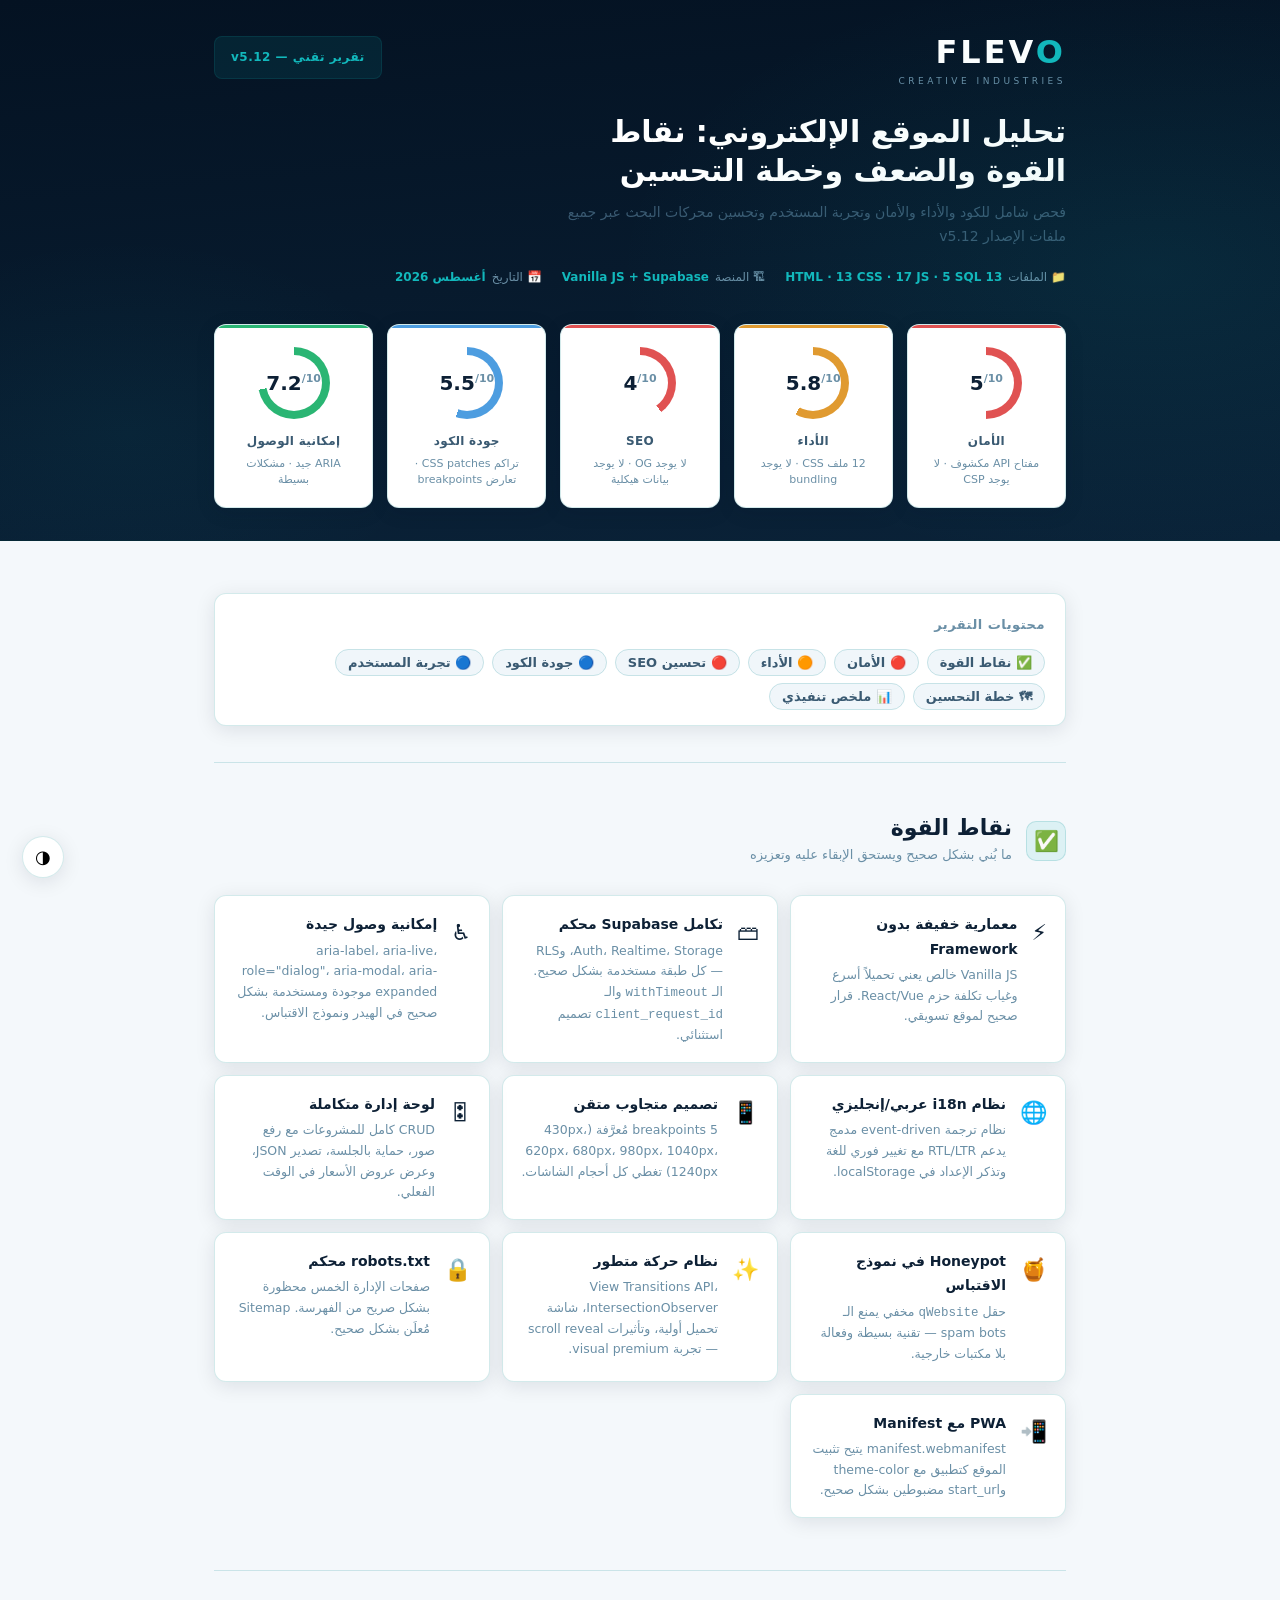
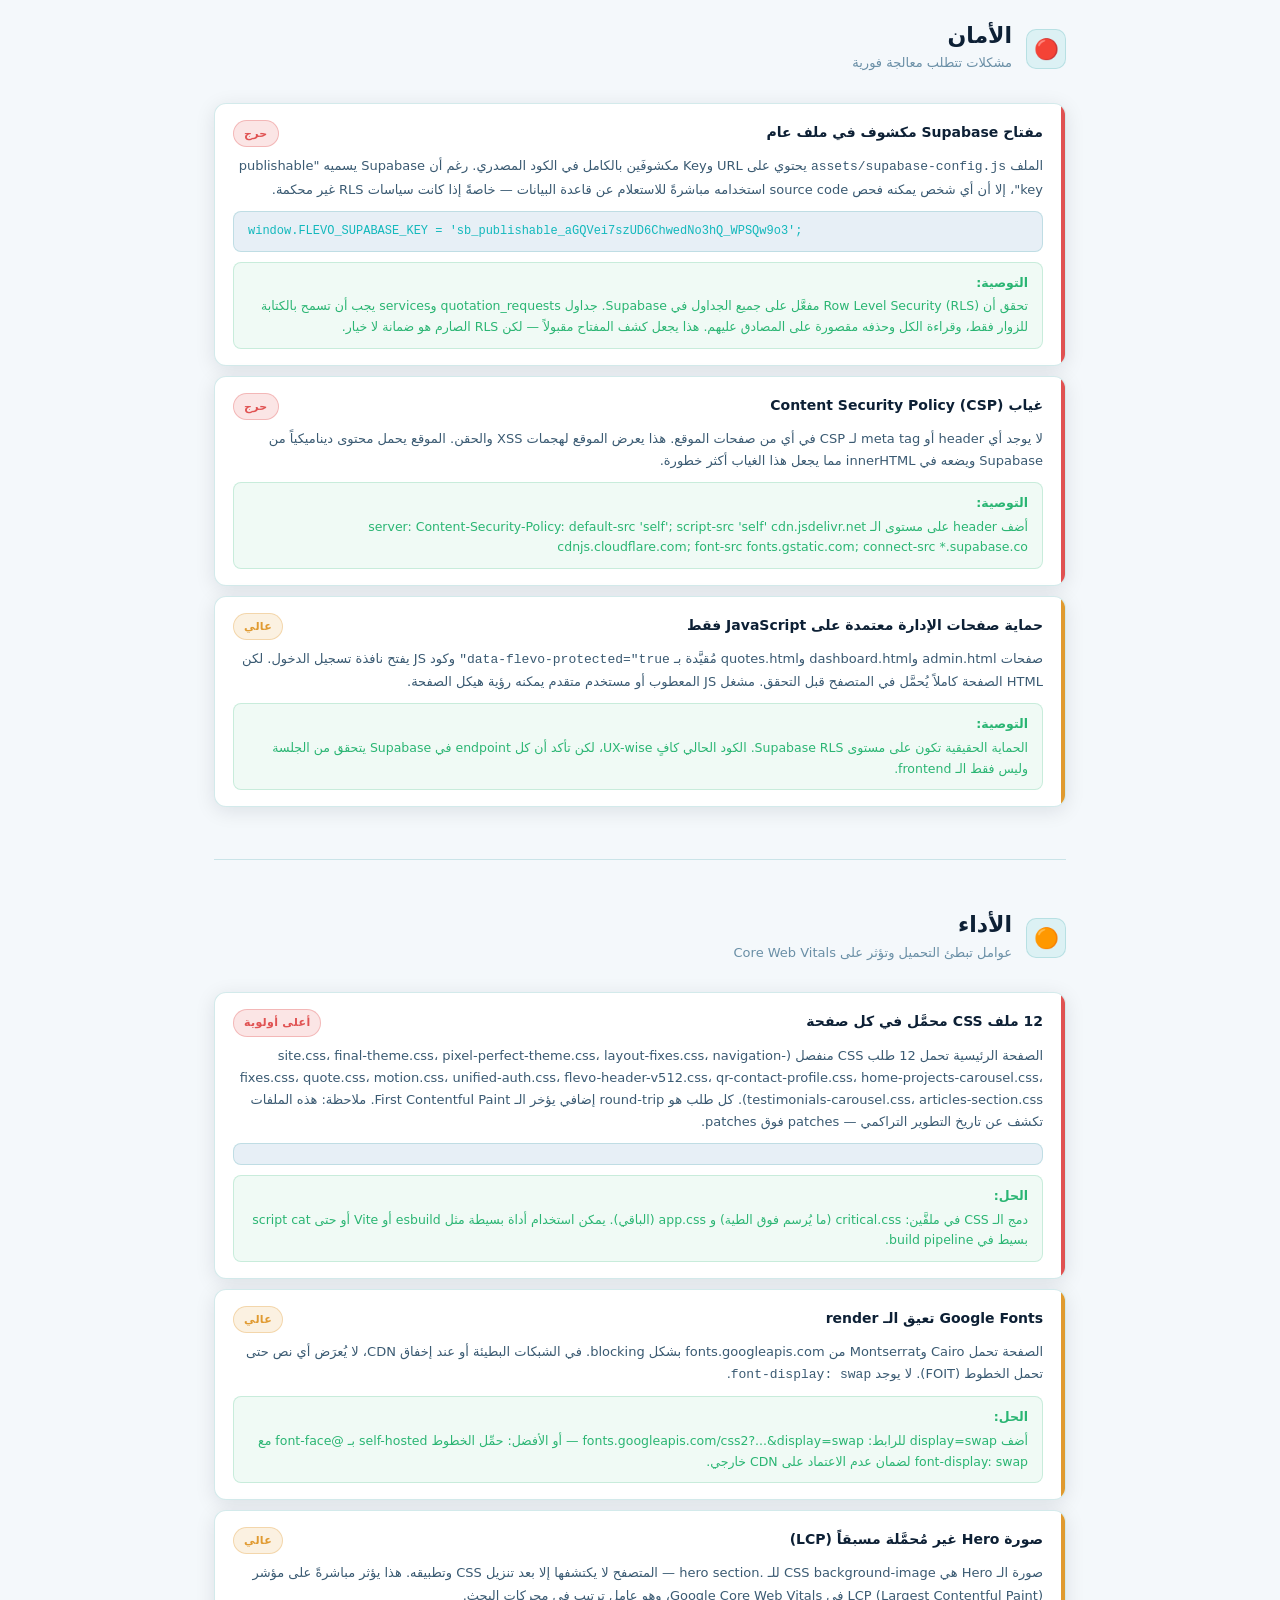
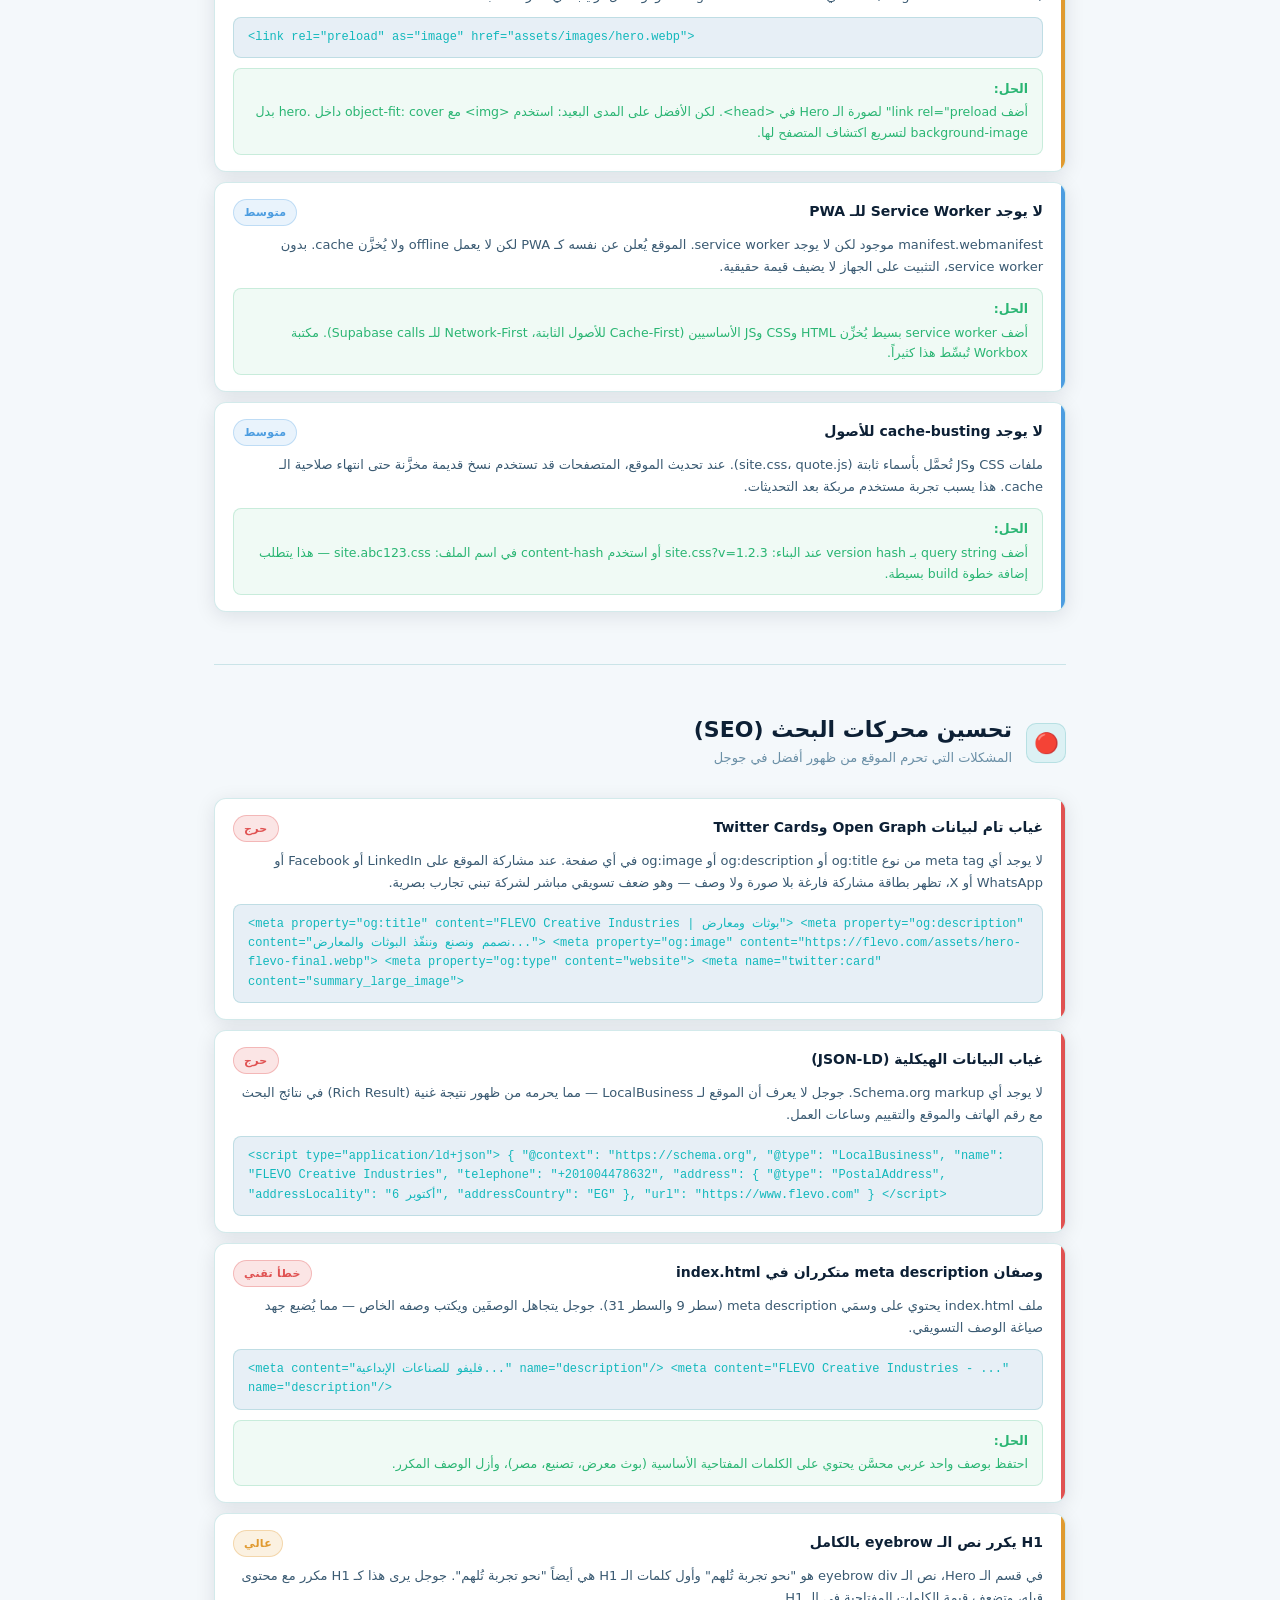
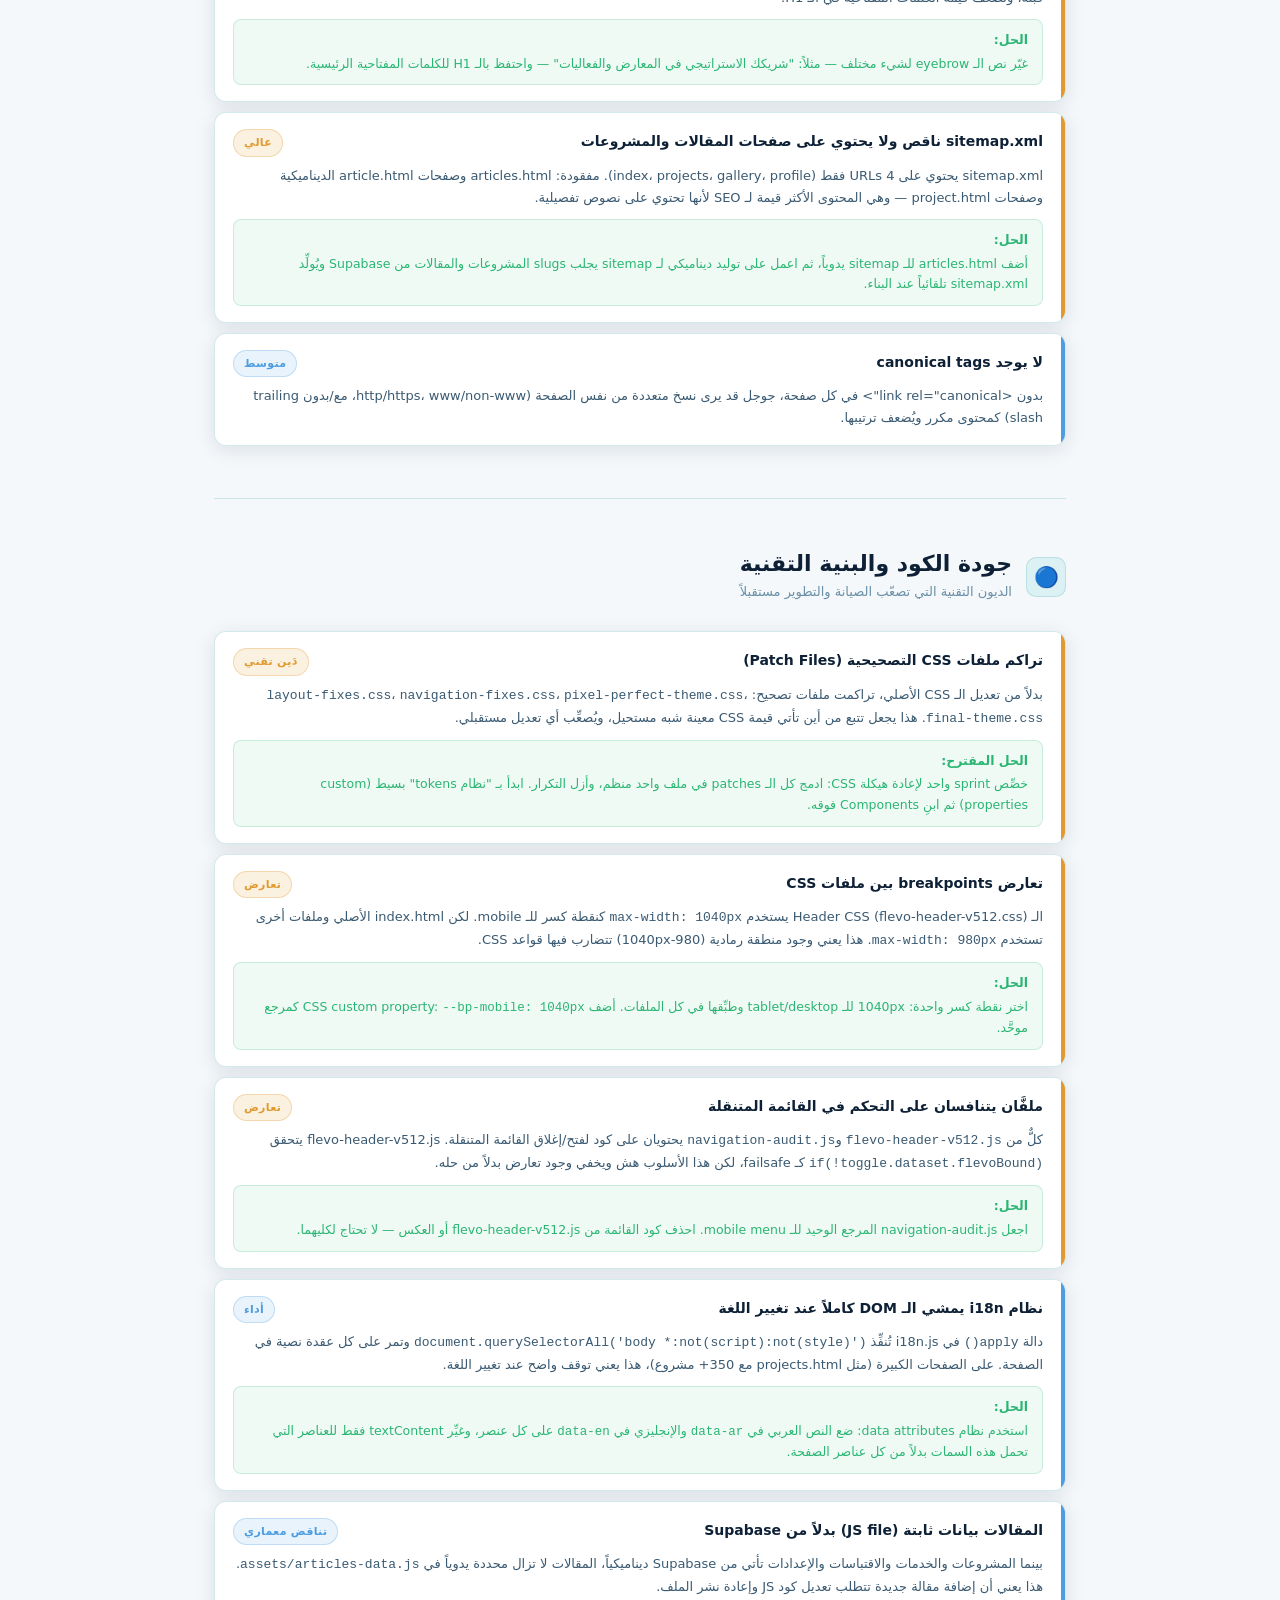
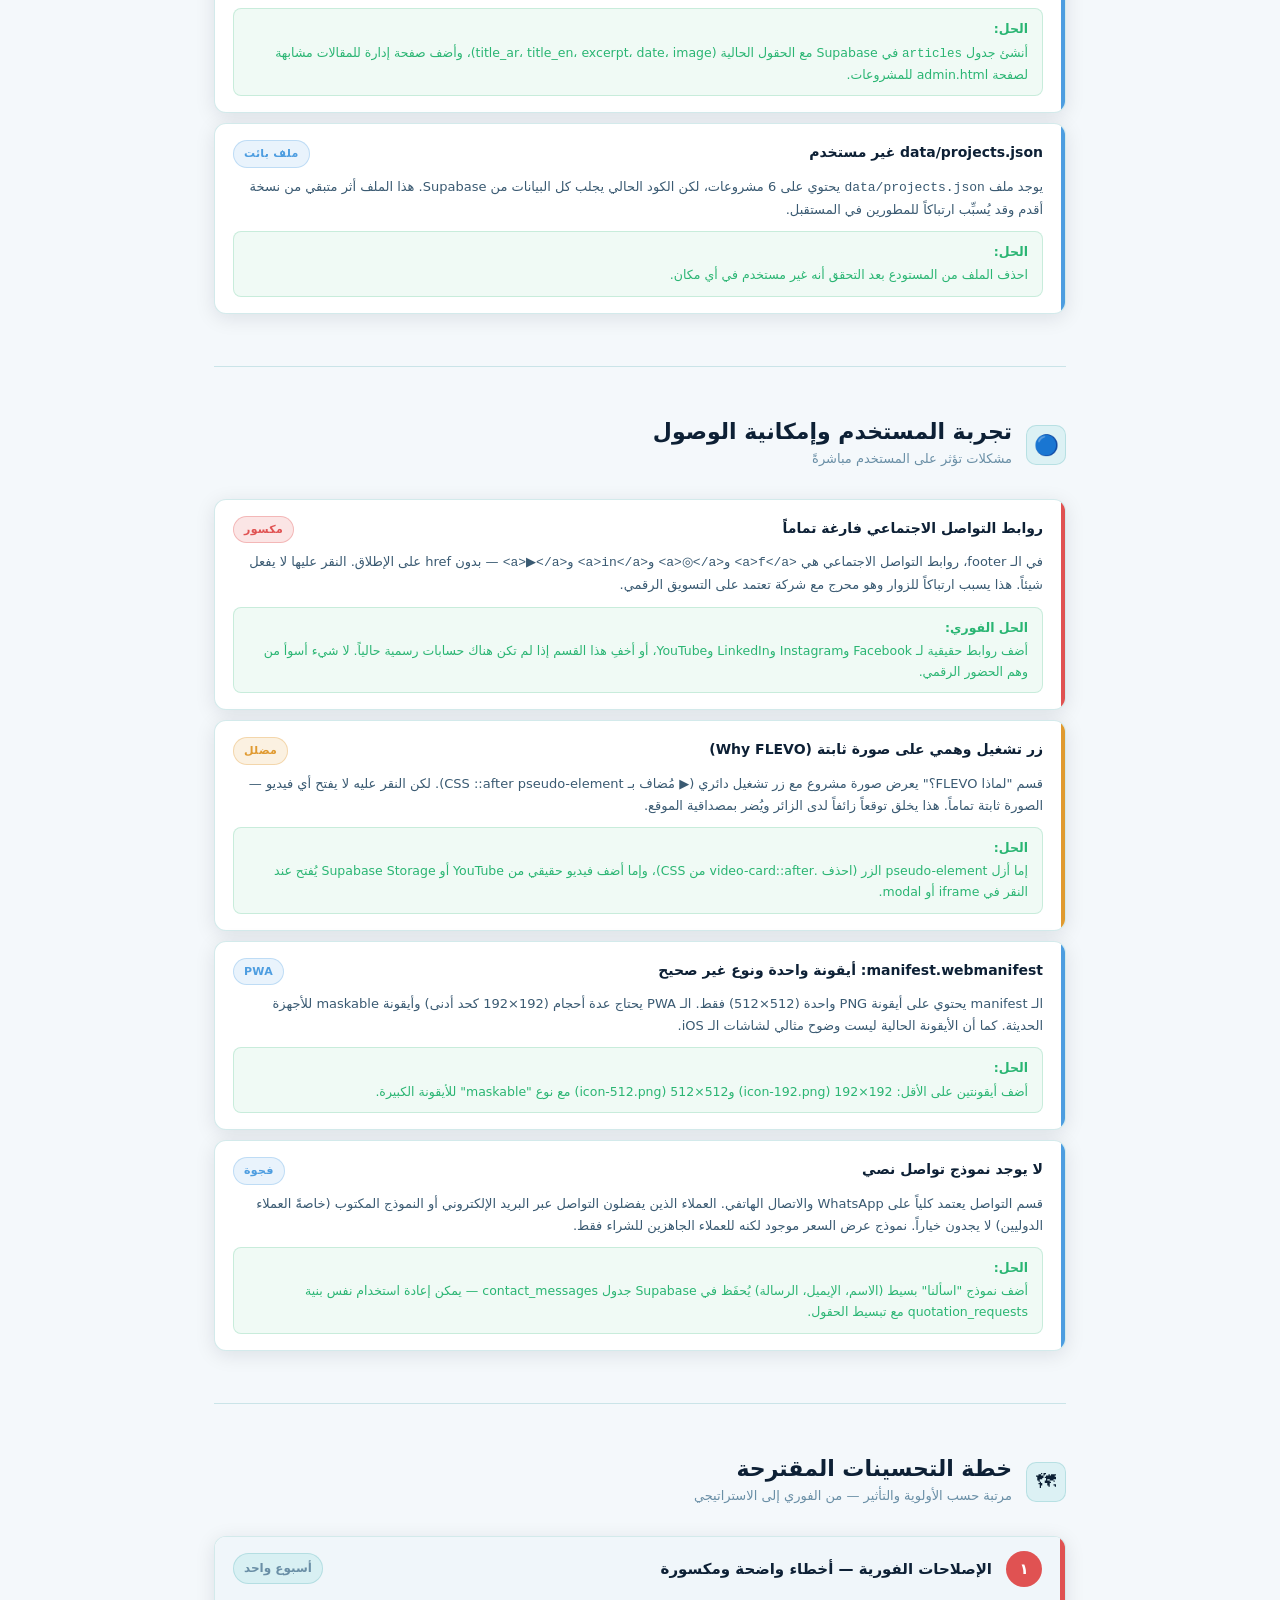
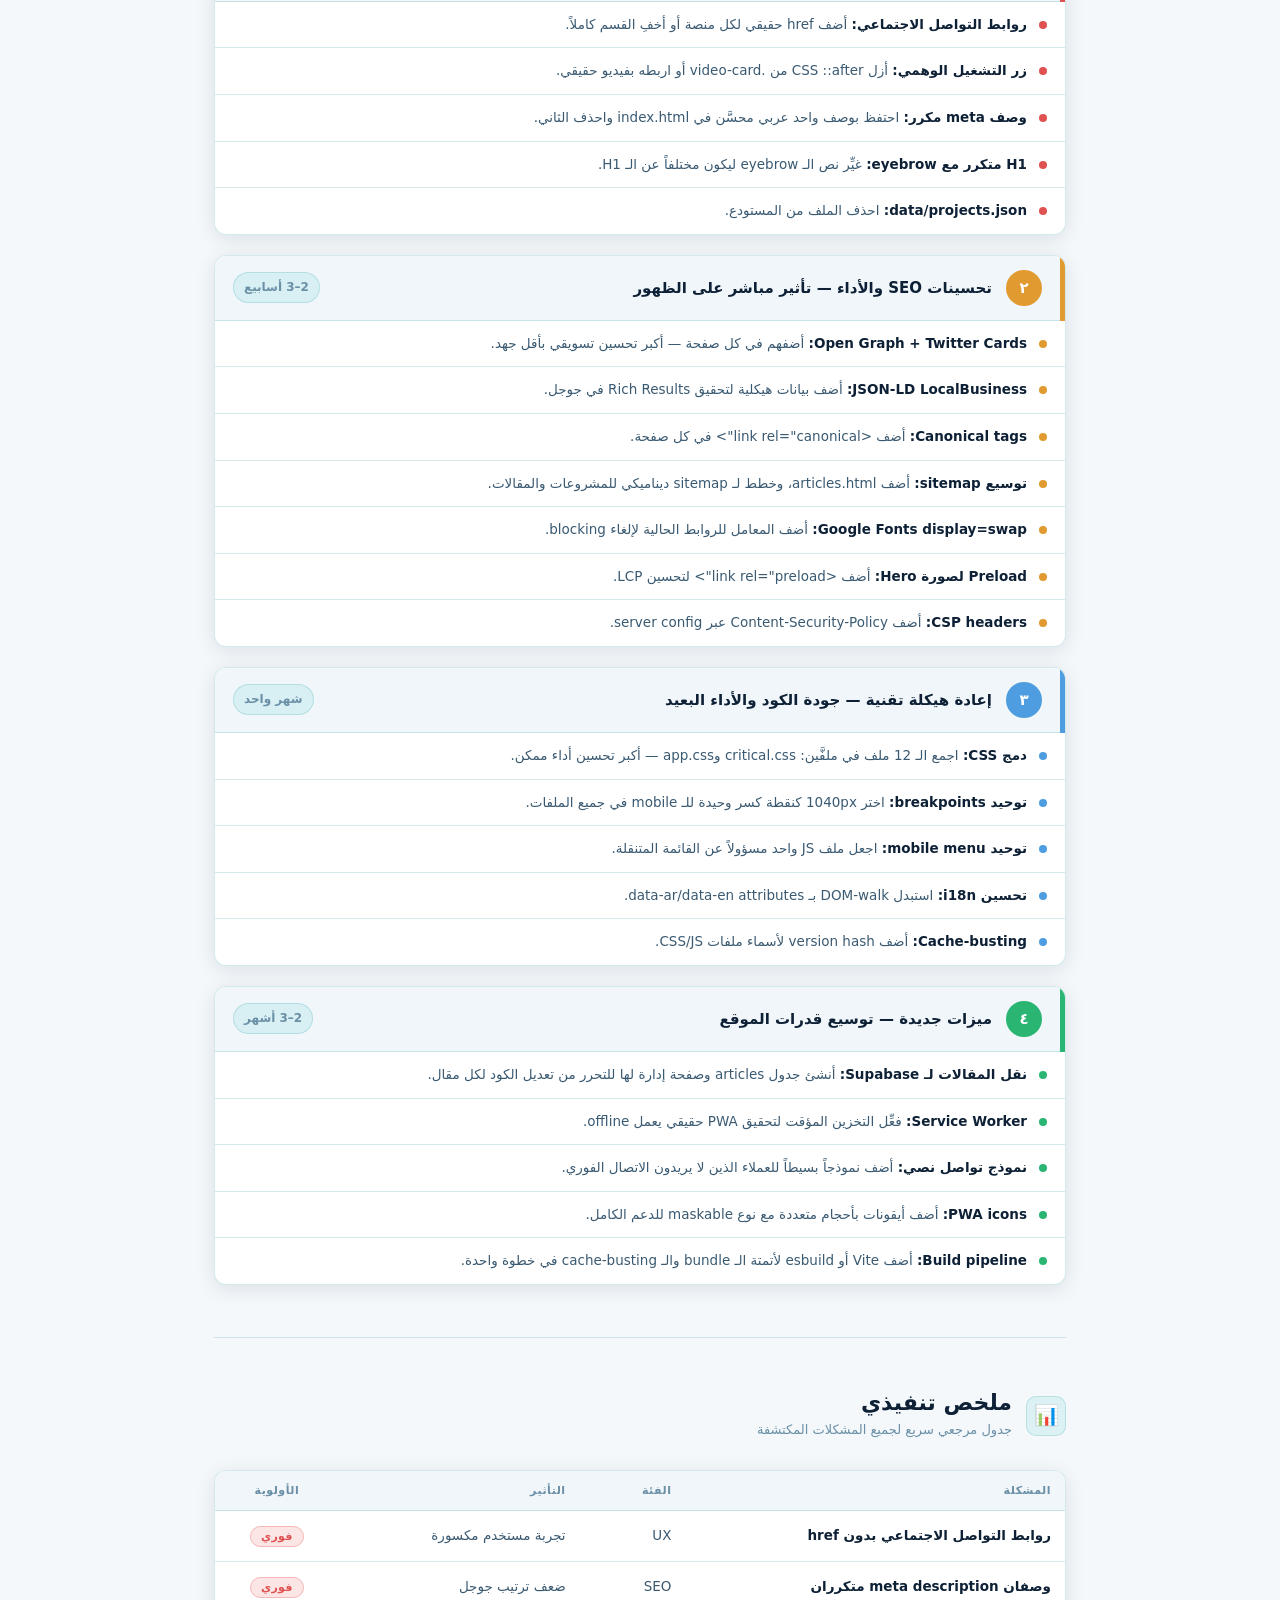
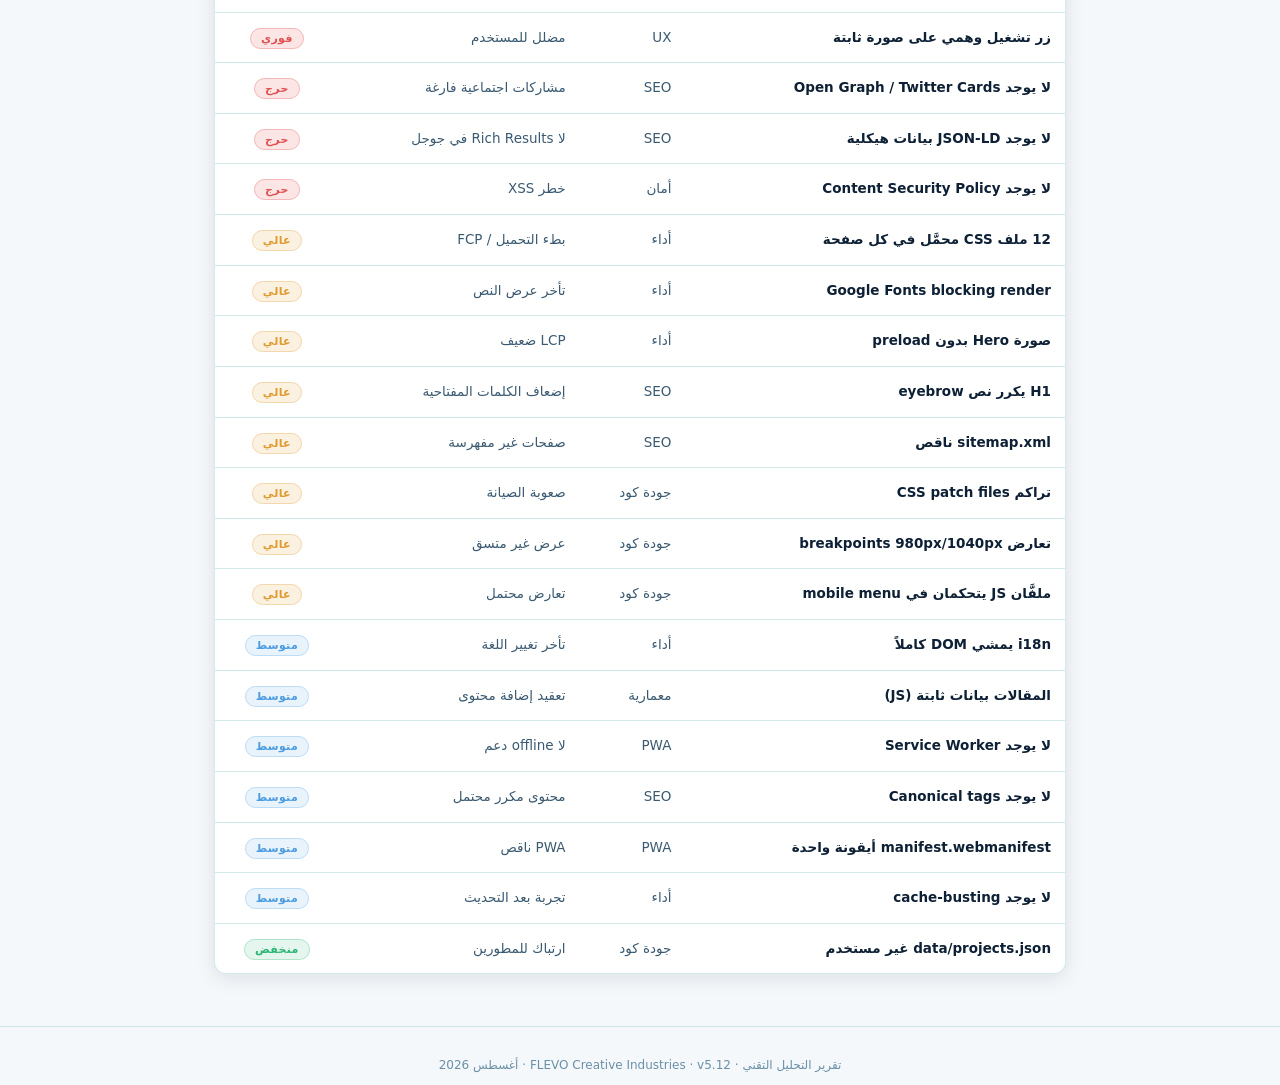
<file: flevo-report.html>
<!DOCTYPE html>
<html lang="ar" dir="rtl">
<head>
<meta charset="utf-8"/>
<meta name="viewport" content="width=device-width, initial-scale=1"/>
<title>تقرير التحليل التقني — FLEVO Creative Industries</title>
<style>
/* ── TOKEN LAYER ─────────────────────────────────────── */
:root {
  --navy:      #06182b;
  --navy2:     #0c2540;
  --navy3:     #112e50;
  --teal:      #12b8bc;
  --teal-dim:  #0d8f93;
  --teal-glow: rgba(18,184,188,.18);
  --white:     #f4f8fb;
  --ink:       #e8f0f6;
  --ink2:      #9ab8cc;
  --ink3:      #6e93ac;
  --line:      rgba(18,184,188,.22);
  --card:      #0c2540;
  --card2:     #102d4e;
  --critical:  #e05252;
  --warning:   #e09a30;
  --good:      #2ab573;
  --info:      #4d9de0;
  --shadow:    0 8px 32px rgba(0,6,16,.45);
  --r:         12px;
  --bg:        #06182b;
}
@media (prefers-color-scheme: light) {
  :root {
    --navy:    #f4f8fb;
    --navy2:   #e7eff6;
    --navy3:   #dceaf3;
    --card:    #ffffff;
    --card2:   #f0f6fa;
    --ink:     #0d2035;
    --ink2:    #3a5a72;
    --ink3:    #6a8fa6;
    --line:    rgba(12,140,145,.18);
    --shadow:  0 4px 20px rgba(6,24,43,.10);
    --bg:      #f4f8fb;
    --teal-glow: rgba(18,184,188,.10);
  }
}
:root[data-theme="light"] {
  --navy:    #f4f8fb;
  --navy2:   #e7eff6;
  --navy3:   #dceaf3;
  --card:    #ffffff;
  --card2:   #f0f6fa;
  --ink:     #0d2035;
  --ink2:    #3a5a72;
  --ink3:    #6a8fa6;
  --line:    rgba(12,140,145,.18);
  --shadow:  0 4px 20px rgba(6,24,43,.10);
  --bg:      #f4f8fb;
  --teal-glow: rgba(18,184,188,.10);
}
:root[data-theme="dark"] {
  --navy:      #06182b;
  --navy2:     #0c2540;
  --navy3:     #112e50;
  --card:      #0c2540;
  --card2:     #102d4e;
  --ink:       #e8f0f6;
  --ink2:      #9ab8cc;
  --ink3:      #6e93ac;
  --line:      rgba(18,184,188,.22);
  --shadow:    0 8px 32px rgba(0,6,16,.45);
  --bg:        #06182b;
  --teal-glow: rgba(18,184,188,.18);
}

/* ── RESET & BASE ─────────────────────────────────────── */
*, *::before, *::after { box-sizing: border-box; margin: 0; padding: 0; }
html { scroll-behavior: smooth; background: var(--bg); }
body {
  font-family: -apple-system, 'Segoe UI', system-ui, 'Cairo', 'Tajawal', Arial, sans-serif;
  font-size: 15px;
  line-height: 1.75;
  color: var(--ink);
  background: var(--bg);
  min-height: 100vh;
  -webkit-font-smoothing: antialiased;
}
a { color: var(--teal); text-decoration: none; }
a:hover { text-decoration: underline; }
:focus-visible { outline: 2px solid var(--teal); outline-offset: 3px; border-radius: 4px; }

/* ── LAYOUT ──────────────────────────────────────────── */
.wrap   { max-width: 900px; margin: 0 auto; padding: 0 24px; }
.section { padding: 52px 0; }
.section + .section { border-top: 1px solid var(--line); }

/* ── HEADER ──────────────────────────────────────────── */
.site-header {
  background: linear-gradient(175deg, #041222 0%, #0a2238 100%);
  border-bottom: 1px solid var(--line);
  padding: 36px 0 32px;
  position: relative;
  overflow: hidden;
}
.site-header::before {
  content: "";
  position: absolute;
  inset: 0;
  background:
    radial-gradient(ellipse 60% 80% at 90% 50%, rgba(18,184,188,.09) 0%, transparent 70%),
    radial-gradient(ellipse 40% 60% at 10% 80%, rgba(18,184,188,.05) 0%, transparent 60%);
  pointer-events: none;
}
.header-inner {
  display: flex;
  align-items: flex-start;
  justify-content: space-between;
  gap: 24px;
  flex-wrap: wrap;
}
.brand {
  display: flex;
  flex-direction: column;
  gap: 6px;
}
.brand-mark {
  font-family: 'Montserrat', 'Segoe UI', system-ui, sans-serif;
  font-size: 32px;
  font-weight: 800;
  letter-spacing: 3px;
  color: #fff;
  line-height: 1;
}
.brand-mark em { font-style: normal; color: var(--teal); }
.brand-sub {
  font-size: 9px;
  letter-spacing: 3.5px;
  color: var(--ink3);
  text-transform: uppercase;
}
.report-badge {
  background: var(--teal-glow);
  border: 1px solid var(--line);
  border-radius: 8px;
  padding: 10px 16px;
  font-size: 12px;
  color: var(--teal);
  font-weight: 700;
  letter-spacing: .5px;
  white-space: nowrap;
  align-self: flex-start;
}
.header-title {
  margin-top: 22px;
}
.header-title h1 {
  font-size: clamp(22px, 3.5vw, 30px);
  font-weight: 800;
  color: #fff;
  line-height: 1.3;
  text-wrap: balance;
}
.header-title p {
  margin-top: 10px;
  font-size: 14px;
  color: var(--ink2);
  max-width: 520px;
}
.header-meta {
  display: flex;
  gap: 20px;
  margin-top: 18px;
  flex-wrap: wrap;
}
.meta-chip {
  font-size: 12px;
  color: var(--ink3);
  display: flex;
  align-items: center;
  gap: 6px;
}
.meta-chip span { color: var(--teal); font-weight: 700; }

/* ── SCORE DASHBOARD ─────────────────────────────────── */
.scores-grid {
  display: grid;
  grid-template-columns: repeat(auto-fit, minmax(155px, 1fr));
  gap: 14px;
  padding: 36px 0 0;
}
.score-card {
  background: var(--card);
  border: 1px solid var(--line);
  border-radius: var(--r);
  padding: 22px 18px 18px;
  text-align: center;
  box-shadow: var(--shadow);
  position: relative;
  overflow: hidden;
}
.score-card::before {
  content: "";
  position: absolute;
  inset: 0 0 auto;
  height: 3px;
  background: var(--accent-color, var(--teal));
  border-radius: var(--r) var(--r) 0 0;
}
.score-ring {
  width: 72px;
  height: 72px;
  margin: 0 auto 12px;
  border-radius: 50%;
  display: grid;
  place-items: center;
  position: relative;
  background: conic-gradient(
    var(--accent-color, var(--teal)) 0% calc(var(--pct, 50) * 1%),
    rgba(255,255,255,.07) calc(var(--pct, 50) * 1%) 100%
  );
}
.score-ring::before {
  content: "";
  position: absolute;
  inset: 8px;
  background: var(--card);
  border-radius: 50%;
}
.score-ring .score-num {
  position: relative;
  z-index: 1;
  font-size: 20px;
  font-weight: 800;
  font-variant-numeric: tabular-nums;
  color: var(--ink);
  line-height: 1;
}
.score-ring .score-num sup { font-size: 11px; font-weight: 600; color: var(--ink3); }
.score-label {
  font-size: 12px;
  font-weight: 700;
  color: var(--ink2);
  letter-spacing: .3px;
}
.score-note {
  font-size: 11px;
  color: var(--ink3);
  margin-top: 4px;
  line-height: 1.5;
}

/* ── SECTION TITLES ──────────────────────────────────── */
.section-head {
  display: flex;
  align-items: center;
  gap: 14px;
  margin-bottom: 28px;
}
.section-icon {
  width: 40px;
  height: 40px;
  border-radius: 10px;
  background: var(--teal-glow);
  border: 1px solid var(--line);
  display: grid;
  place-items: center;
  font-size: 20px;
  flex-shrink: 0;
}
.section-head h2 {
  font-size: 22px;
  font-weight: 800;
  color: var(--ink);
  line-height: 1.2;
}
.section-head p {
  font-size: 13px;
  color: var(--ink3);
  margin-top: 3px;
}

/* ── STRENGTH CARDS ──────────────────────────────────── */
.strengths-grid {
  display: grid;
  grid-template-columns: repeat(auto-fill, minmax(260px, 1fr));
  gap: 12px;
}
.strength-card {
  background: var(--card);
  border: 1px solid var(--line);
  border-radius: var(--r);
  padding: 16px 18px;
  display: flex;
  gap: 14px;
  align-items: flex-start;
  box-shadow: var(--shadow);
}
.strength-icon {
  font-size: 22px;
  flex-shrink: 0;
  margin-top: 2px;
}
.strength-card h3 {
  font-size: 14px;
  font-weight: 700;
  color: var(--ink);
  margin-bottom: 4px;
}
.strength-card p {
  font-size: 12.5px;
  color: var(--ink3);
  line-height: 1.65;
}

/* ── FINDING CARDS ───────────────────────────────────── */
.category-block { margin-bottom: 32px; }
.category-block:last-child { margin-bottom: 0; }
.category-label {
  display: flex;
  align-items: center;
  gap: 10px;
  margin-bottom: 14px;
}
.category-label h3 {
  font-size: 16px;
  font-weight: 800;
  color: var(--ink);
}
.badge {
  font-size: 11px;
  font-weight: 700;
  padding: 3px 10px;
  border-radius: 20px;
  letter-spacing: .3px;
}
.badge-critical { background: rgba(224,82,82,.15); color: var(--critical); border: 1px solid rgba(224,82,82,.3); }
.badge-high     { background: rgba(224,154,48,.14); color: var(--warning);  border: 1px solid rgba(224,154,48,.3); }
.badge-medium   { background: rgba(77,157,224,.12); color: var(--info);     border: 1px solid rgba(77,157,224,.28); }
.badge-low      { background: rgba(42,181,115,.12); color: var(--good);     border: 1px solid rgba(42,181,115,.28); }

.findings { display: flex; flex-direction: column; gap: 10px; }
.finding {
  background: var(--card);
  border: 1px solid var(--line);
  border-radius: var(--r);
  display: grid;
  grid-template-columns: 4px 1fr;
  box-shadow: var(--shadow);
  overflow: hidden;
}
.finding-rail { background: var(--rail-color, var(--teal)); }
.finding-body { padding: 16px 18px; }
.finding-head {
  display: flex;
  justify-content: space-between;
  align-items: flex-start;
  gap: 12px;
  margin-bottom: 8px;
  flex-wrap: wrap;
}
.finding-head h4 {
  font-size: 14px;
  font-weight: 700;
  color: var(--ink);
}
.finding-body p {
  font-size: 13px;
  color: var(--ink2);
  line-height: 1.7;
}
.code-block {
  margin-top: 10px;
  background: var(--navy2);
  border: 1px solid var(--line);
  border-radius: 8px;
  padding: 10px 14px;
  font-family: 'SF Mono', 'Fira Code', 'Consolas', monospace;
  font-size: 12px;
  color: var(--teal);
  direction: ltr;
  text-align: left;
  overflow-x: auto;
  line-height: 1.6;
}
.finding-fix {
  margin-top: 10px;
  padding: 10px 14px;
  background: rgba(42,181,115,.07);
  border: 1px solid rgba(42,181,115,.2);
  border-radius: 8px;
  font-size: 12.5px;
  color: var(--good);
  line-height: 1.65;
}
.finding-fix strong { font-weight: 700; display: block; margin-bottom: 3px; }

/* ── ROADMAP ─────────────────────────────────────────── */
.phases { display: flex; flex-direction: column; gap: 20px; }
.phase {
  background: var(--card);
  border: 1px solid var(--line);
  border-radius: var(--r);
  overflow: hidden;
  box-shadow: var(--shadow);
}
.phase-header {
  display: grid;
  grid-template-columns: 5px 1fr;
}
.phase-rail { background: var(--phase-color, var(--teal)); }
.phase-head-body {
  padding: 14px 18px;
  display: flex;
  align-items: center;
  gap: 14px;
  flex-wrap: wrap;
  background: var(--card2);
  border-bottom: 1px solid var(--line);
}
.phase-num {
  width: 36px;
  height: 36px;
  border-radius: 50%;
  background: var(--phase-color, var(--teal));
  display: grid;
  place-items: center;
  font-size: 15px;
  font-weight: 800;
  color: #fff;
  flex-shrink: 0;
}
.phase-head-body h3 { font-size: 15px; font-weight: 800; color: var(--ink); flex: 1; }
.phase-timeline {
  font-size: 12px;
  color: var(--ink3);
  font-weight: 600;
  background: var(--teal-glow);
  padding: 4px 10px;
  border-radius: 20px;
  border: 1px solid var(--line);
}
.phase-items {
  padding: 0;
  list-style: none;
}
.phase-item {
  padding: 12px 18px 12px 18px;
  border-bottom: 1px solid var(--line);
  display: flex;
  gap: 12px;
  align-items: flex-start;
  font-size: 13.5px;
  color: var(--ink2);
  line-height: 1.6;
}
.phase-item:last-child { border-bottom: 0; }
.phase-item-dot {
  width: 8px;
  height: 8px;
  border-radius: 50%;
  background: var(--phase-color, var(--teal));
  flex-shrink: 0;
  margin-top: 7px;
}
.phase-item strong { color: var(--ink); font-weight: 700; }

/* ── SUMMARY TABLE ───────────────────────────────────── */
.summary-table {
  width: 100%;
  border-collapse: collapse;
  font-size: 13.5px;
}
.summary-table th {
  text-align: right;
  padding: 10px 14px;
  font-size: 11px;
  font-weight: 700;
  letter-spacing: .5px;
  text-transform: uppercase;
  color: var(--ink3);
  background: var(--card2);
  border-bottom: 1px solid var(--line);
}
.summary-table th:last-child { text-align: center; }
.summary-table td {
  padding: 13px 14px;
  color: var(--ink2);
  border-bottom: 1px solid var(--line);
  vertical-align: top;
}
.summary-table tr:last-child td { border-bottom: 0; }
.summary-table td:first-child { font-weight: 700; color: var(--ink); }
.summary-table td:last-child { text-align: center; }
.tbl-wrap { background: var(--card); border: 1px solid var(--line); border-radius: var(--r); overflow: hidden; overflow-x: auto; box-shadow: var(--shadow); }

/* ── FOOTER ──────────────────────────────────────────── */
.site-footer {
  padding: 28px 0;
  border-top: 1px solid var(--line);
  text-align: center;
  font-size: 12px;
  color: var(--ink3);
}

/* ── THEME TOGGLE ────────────────────────────────────── */
.theme-toggle {
  position: fixed;
  bottom: 22px;
  left: 22px;
  width: 42px;
  height: 42px;
  border-radius: 50%;
  background: var(--card);
  border: 1px solid var(--line);
  box-shadow: var(--shadow);
  display: grid;
  place-items: center;
  cursor: pointer;
  font-size: 18px;
  transition: .2s;
  z-index: 50;
}
.theme-toggle:hover { border-color: var(--teal); background: var(--teal-glow); }

/* ── TOC ─────────────────────────────────────────────── */
.toc {
  background: var(--card);
  border: 1px solid var(--line);
  border-radius: var(--r);
  padding: 20px 20px 16px;
  box-shadow: var(--shadow);
  margin-bottom: 36px;
}
.toc h3 { font-size: 13px; font-weight: 700; color: var(--ink3); letter-spacing: .5px; text-transform: uppercase; margin-bottom: 12px; }
.toc-list { list-style: none; display: flex; flex-wrap: wrap; gap: 8px; }
.toc-list a {
  font-size: 13px;
  color: var(--ink2);
  padding: 5px 12px;
  background: var(--card2);
  border: 1px solid var(--line);
  border-radius: 20px;
  font-weight: 600;
  transition: .18s;
}
.toc-list a:hover { color: var(--teal); border-color: var(--teal); text-decoration: none; background: var(--teal-glow); }

/* ── MOTION ──────────────────────────────────────────── */
@media (prefers-reduced-motion: no-preference) {
  .score-card, .finding, .strength-card, .phase {
    animation: fade-up .4s ease both;
  }
  .score-card:nth-child(2) { animation-delay: .05s; }
  .score-card:nth-child(3) { animation-delay: .10s; }
  .score-card:nth-child(4) { animation-delay: .15s; }
  .score-card:nth-child(5) { animation-delay: .20s; }
  @keyframes fade-up {
    from { opacity: 0; transform: translateY(10px); }
    to   { opacity: 1; transform: none; }
  }
}

@media (max-width: 640px) {
  .header-inner { flex-direction: column; }
  .scores-grid { grid-template-columns: repeat(2, 1fr); }
  .strengths-grid { grid-template-columns: 1fr; }
  .summary-table th:nth-child(3), .summary-table td:nth-child(3) { display: none; }
}
</style>
</head>
<body>

<!-- HEADER -->
<header class="site-header">
  <div class="wrap">
    <div class="header-inner">
      <div class="brand">
        <div class="brand-mark">FLEV<em>O</em></div>
        <span class="brand-sub">Creative Industries</span>
      </div>
      <div class="report-badge">تقرير تقني — v5.12</div>
    </div>
    <div class="header-title">
      <h1>تحليل الموقع الإلكتروني: نقاط القوة والضعف وخطة التحسين</h1>
      <p>فحص شامل للكود والأداء والأمان وتجربة المستخدم وتحسين محركات البحث عبر جميع ملفات الإصدار v5.12</p>
    </div>
    <div class="header-meta">
      <div class="meta-chip">📁 الملفات <span>13 HTML · 13 CSS · 17 JS · 5 SQL</span></div>
      <div class="meta-chip">🏗 المنصة <span>Vanilla JS + Supabase</span></div>
      <div class="meta-chip">📅 التاريخ <span>أغسطس 2026</span></div>
    </div>

    <!-- SCORES -->
    <div class="scores-grid">
      <div class="score-card" style="--accent-color: var(--critical)">
        <div class="score-ring" style="--pct: 50; --accent-color: var(--critical)">
          <div class="score-num">5<sup>/10</sup></div>
        </div>
        <div class="score-label">الأمان</div>
        <div class="score-note">مفتاح API مكشوف · لا يوجد CSP</div>
      </div>
      <div class="score-card" style="--accent-color: var(--warning)">
        <div class="score-ring" style="--pct: 58; --accent-color: var(--warning)">
          <div class="score-num">5.8<sup>/10</sup></div>
        </div>
        <div class="score-label">الأداء</div>
        <div class="score-note">12 ملف CSS · لا يوجد bundling</div>
      </div>
      <div class="score-card" style="--accent-color: var(--critical)">
        <div class="score-ring" style="--pct: 40; --accent-color: var(--critical)">
          <div class="score-num">4<sup>/10</sup></div>
        </div>
        <div class="score-label">SEO</div>
        <div class="score-note">لا يوجد OG · لا يوجد بيانات هيكلية</div>
      </div>
      <div class="score-card" style="--accent-color: var(--info)">
        <div class="score-ring" style="--pct: 55; --accent-color: var(--info)">
          <div class="score-num">5.5<sup>/10</sup></div>
        </div>
        <div class="score-label">جودة الكود</div>
        <div class="score-note">تراكم CSS patches · تعارض breakpoints</div>
      </div>
      <div class="score-card" style="--accent-color: var(--good)">
        <div class="score-ring" style="--pct: 72; --accent-color: var(--good)">
          <div class="score-num">7.2<sup>/10</sup></div>
        </div>
        <div class="score-label">إمكانية الوصول</div>
        <div class="score-note">ARIA جيد · مشكلات بسيطة</div>
      </div>
    </div>
  </div>
</header>

<!-- MAIN -->
<main>
  <div class="wrap">

    <!-- TOC -->
    <div class="section" style="padding-bottom: 0;">
      <div class="toc">
        <h3>محتويات التقرير</h3>
        <ul class="toc-list">
          <li><a href="#strengths">✅ نقاط القوة</a></li>
          <li><a href="#security">🔴 الأمان</a></li>
          <li><a href="#performance">🟠 الأداء</a></li>
          <li><a href="#seo">🔴 تحسين SEO</a></li>
          <li><a href="#code-quality">🔵 جودة الكود</a></li>
          <li><a href="#ux">🔵 تجربة المستخدم</a></li>
          <li><a href="#roadmap">🗺 خطة التحسين</a></li>
          <li><a href="#summary">📊 ملخص تنفيذي</a></li>
        </ul>
      </div>
    </div>

    <!-- ████ STRENGTHS ████ -->
    <section class="section" id="strengths">
      <div class="section-head">
        <div class="section-icon">✅</div>
        <div>
          <h2>نقاط القوة</h2>
          <p>ما بُني بشكل صحيح ويستحق الإبقاء عليه وتعزيزه</p>
        </div>
      </div>
      <div class="strengths-grid">
        <div class="strength-card">
          <div class="strength-icon">⚡</div>
          <div>
            <h3>معمارية خفيفة بدون Framework</h3>
            <p>Vanilla JS خالص يعني تحميلاً أسرع وغياب تكلفة حزم React/Vue. قرار صحيح لموقع تسويقي.</p>
          </div>
        </div>
        <div class="strength-card">
          <div class="strength-icon">🗃</div>
          <div>
            <h3>تكامل Supabase محكم</h3>
            <p>Auth، Realtime، Storage، وRLS — كل طبقة مستخدمة بشكل صحيح. الـ <code>withTimeout</code> والـ <code>client_request_id</code> تصميم استثنائي.</p>
          </div>
        </div>
        <div class="strength-card">
          <div class="strength-icon">♿</div>
          <div>
            <h3>إمكانية وصول جيدة</h3>
            <p>aria-label، aria-live، role="dialog"، aria-modal، aria-expanded موجودة ومستخدمة بشكل صحيح في الهيدر ونموذج الاقتباس.</p>
          </div>
        </div>
        <div class="strength-card">
          <div class="strength-icon">🌐</div>
          <div>
            <h3>نظام i18n عربي/إنجليزي</h3>
            <p>نظام ترجمة event-driven مدمج يدعم RTL/LTR مع تغيير فوري للغة وتذكر الإعداد في localStorage.</p>
          </div>
        </div>
        <div class="strength-card">
          <div class="strength-icon">📱</div>
          <div>
            <h3>تصميم متجاوب متقن</h3>
            <p>5 breakpoints مُعرَّفة (430px، 620px، 680px، 980px، 1040px، 1240px) تغطي كل أحجام الشاشات.</p>
          </div>
        </div>
        <div class="strength-card">
          <div class="strength-icon">🎛</div>
          <div>
            <h3>لوحة إدارة متكاملة</h3>
            <p>CRUD كامل للمشروعات مع رفع صور، حماية بالجلسة، تصدير JSON، وعرض عروض الأسعار في الوقت الفعلي.</p>
          </div>
        </div>
        <div class="strength-card">
          <div class="strength-icon">🍯</div>
          <div>
            <h3>Honeypot في نموذج الاقتباس</h3>
            <p>حقل <code>qWebsite</code> مخفي يمنع الـ spam bots — تقنية بسيطة وفعالة بلا مكتبات خارجية.</p>
          </div>
        </div>
        <div class="strength-card">
          <div class="strength-icon">✨</div>
          <div>
            <h3>نظام حركة متطور</h3>
            <p>View Transitions API، IntersectionObserver، شاشة تحميل أولية، وتأثيرات scroll reveal — تجربة visual premium.</p>
          </div>
        </div>
        <div class="strength-card">
          <div class="strength-icon">🔒</div>
          <div>
            <h3>robots.txt محكم</h3>
            <p>صفحات الإدارة الخمس محظورة بشكل صريح من الفهرسة. Sitemap مُعلَن بشكل صحيح.</p>
          </div>
        </div>
        <div class="strength-card">
          <div class="strength-icon">📲</div>
          <div>
            <h3>PWA مع Manifest</h3>
            <p>manifest.webmanifest يتيح تثبيت الموقع كتطبيق مع theme-color وstart_url مضبوطين بشكل صحيح.</p>
          </div>
        </div>
      </div>
    </section>

    <!-- ████ SECURITY ████ -->
    <section class="section" id="security">
      <div class="section-head">
        <div class="section-icon">🔴</div>
        <div>
          <h2>الأمان</h2>
          <p>مشكلات تتطلب معالجة فورية</p>
        </div>
      </div>
      <div class="category-block">
        <div class="findings">
          <div class="finding" style="--rail-color: var(--critical)">
            <div class="finding-rail"></div>
            <div class="finding-body">
              <div class="finding-head">
                <h4>مفتاح Supabase مكشوف في ملف عام</h4>
                <span class="badge badge-critical">حرج</span>
              </div>
              <p>الملف <code>assets/supabase-config.js</code> يحتوي على URL وKey مكشوفَين بالكامل في الكود المصدري. رغم أن Supabase يسميه "publishable key"، إلا أن أي شخص يمكنه فحص source code استخدامه مباشرةً للاستعلام عن قاعدة البيانات — خاصةً إذا كانت سياسات RLS غير محكمة.</p>
              <div class="code-block">window.FLEVO_SUPABASE_KEY = 'sb_publishable_aGQVei7szUD6ChwedNo3hQ_WPSQw9o3';</div>
              <div class="finding-fix">
                <strong>التوصية:</strong>
                تحقق أن Row Level Security (RLS) مفعَّل على جميع الجداول في Supabase. جداول quotation_requests وservices يجب أن تسمح بالكتابة للزوار فقط، وقراءة الكل وحذفه مقصورة على المصادق عليهم. هذا يجعل كشف المفتاح مقبولاً — لكن RLS الصارم هو ضمانة لا خيار.
              </div>
            </div>
          </div>

          <div class="finding" style="--rail-color: var(--critical)">
            <div class="finding-rail"></div>
            <div class="finding-body">
              <div class="finding-head">
                <h4>غياب Content Security Policy (CSP)</h4>
                <span class="badge badge-critical">حرج</span>
              </div>
              <p>لا يوجد أي header أو meta tag لـ CSP في أي من صفحات الموقع. هذا يعرض الموقع لهجمات XSS والحقن. الموقع يحمل محتوى ديناميكياً من Supabase ويضعه في innerHTML مما يجعل هذا الغياب أكثر خطورة.</p>
              <div class="finding-fix">
                <strong>التوصية:</strong>
                أضف header على مستوى الـ server: Content-Security-Policy: default-src 'self'; script-src 'self' cdn.jsdelivr.net cdnjs.cloudflare.com; font-src fonts.gstatic.com; connect-src *.supabase.co
              </div>
            </div>
          </div>

          <div class="finding" style="--rail-color: var(--warning)">
            <div class="finding-rail"></div>
            <div class="finding-body">
              <div class="finding-head">
                <h4>حماية صفحات الإدارة معتمدة على JavaScript فقط</h4>
                <span class="badge badge-high">عالي</span>
              </div>
              <p>صفحات admin.html وdashboard.html وquotes.html مُقيَّدة بـ <code>data-flevo-protected="true"</code> وكود JS يفتح نافذة تسجيل الدخول. لكن HTML الصفحة كاملاً يُحمَّل في المتصفح قبل التحقق. مشغل JS المعطوب أو مستخدم متقدم يمكنه رؤية هيكل الصفحة.</p>
              <div class="finding-fix">
                <strong>التوصية:</strong>
                الحماية الحقيقية تكون على مستوى Supabase RLS. الكود الحالي كافٍ UX-wise، لكن تأكد أن كل endpoint في Supabase يتحقق من الجلسة وليس فقط الـ frontend.
              </div>
            </div>
          </div>
        </div>
      </div>
    </section>

    <!-- ████ PERFORMANCE ████ -->
    <section class="section" id="performance">
      <div class="section-head">
        <div class="section-icon">🟠</div>
        <div>
          <h2>الأداء</h2>
          <p>عوامل تبطئ التحميل وتؤثر على Core Web Vitals</p>
        </div>
      </div>
      <div class="findings">

        <div class="finding" style="--rail-color: var(--critical)">
          <div class="finding-rail"></div>
          <div class="finding-body">
            <div class="finding-head">
              <h4>12 ملف CSS محمَّل في كل صفحة</h4>
              <span class="badge badge-critical">أعلى أولوية</span>
            </div>
            <p>الصفحة الرئيسية تحمل 12 طلب CSS منفصل (site.css، final-theme.css، pixel-perfect-theme.css، layout-fixes.css، navigation-fixes.css، quote.css، motion.css، unified-auth.css، flevo-header-v512.css، qr-contact-profile.css، home-projects-carousel.css، testimonials-carousel.css، articles-section.css). كل طلب هو round-trip إضافي يؤخر الـ First Contentful Paint. ملاحظة: هذه الملفات تكشف عن تاريخ التطوير التراكمي — patches فوق patches.</p>
            <div class="code-block"><!-- index.html يحمل 12 &lt;link&gt; تشير لـ CSS --></div>
            <div class="finding-fix">
              <strong>الحل:</strong>
              دمج الـ CSS في ملفَّين: critical.css (ما يُرسم فوق الطية) و app.css (الباقي). يمكن استخدام أداة بسيطة مثل esbuild أو Vite أو حتى script cat بسيط في build pipeline.
            </div>
          </div>
        </div>

        <div class="finding" style="--rail-color: var(--warning)">
          <div class="finding-rail"></div>
          <div class="finding-body">
            <div class="finding-head">
              <h4>Google Fonts تعيق الـ render</h4>
              <span class="badge badge-high">عالي</span>
            </div>
            <p>الصفحة تحمل Cairo وMontserrat من fonts.googleapis.com بشكل blocking. في الشبكات البطيئة أو عند إخفاق CDN، لا يُعرَض أي نص حتى تحمل الخطوط (FOIT). لا يوجد <code>font-display: swap</code>.</p>
            <div class="finding-fix">
              <strong>الحل:</strong>
              أضف display=swap للرابط: fonts.googleapis.com/css2?...&display=swap — أو الأفضل: حمِّل الخطوط self-hosted بـ @font-face مع font-display: swap لضمان عدم الاعتماد على CDN خارجي.
            </div>
          </div>
        </div>

        <div class="finding" style="--rail-color: var(--warning)">
          <div class="finding-rail"></div>
          <div class="finding-body">
            <div class="finding-head">
              <h4>صورة Hero غير مُحمَّلة مسبقاً (LCP)</h4>
              <span class="badge badge-high">عالي</span>
            </div>
            <p>صورة الـ Hero هي CSS background-image للـ .hero section — المتصفح لا يكتشفها إلا بعد تنزيل CSS وتطبيقه. هذا يؤثر مباشرةً على مؤشر LCP (Largest Contentful Paint) في Google Core Web Vitals، وهو عامل ترتيب في محركات البحث.</p>
            <div class="code-block">&lt;link rel="preload" as="image" href="assets/images/hero.webp"&gt;</div>
            <div class="finding-fix">
              <strong>الحل:</strong>
              أضف link rel="preload" لصورة الـ Hero في &lt;head&gt;. لكن الأفضل على المدى البعيد: استخدم &lt;img&gt; مع object-fit: cover داخل .hero بدل background-image لتسريع اكتشاف المتصفح لها.
            </div>
          </div>
        </div>

        <div class="finding" style="--rail-color: var(--info)">
          <div class="finding-rail"></div>
          <div class="finding-body">
            <div class="finding-head">
              <h4>لا يوجد Service Worker للـ PWA</h4>
              <span class="badge badge-medium">متوسط</span>
            </div>
            <p>manifest.webmanifest موجود لكن لا يوجد service worker. الموقع يُعلن عن نفسه كـ PWA لكن لا يعمل offline ولا يُخزَّن cache. بدون service worker، التثبيت على الجهاز لا يضيف قيمة حقيقية.</p>
            <div class="finding-fix">
              <strong>الحل:</strong>
              أضف service worker بسيط يُخزِّن HTML وCSS وJS الأساسيين (Cache-First للأصول الثابتة، Network-First للـ Supabase calls). مكتبة Workbox تُبسِّط هذا كثيراً.
            </div>
          </div>
        </div>

        <div class="finding" style="--rail-color: var(--info)">
          <div class="finding-rail"></div>
          <div class="finding-body">
            <div class="finding-head">
              <h4>لا يوجد cache-busting للأصول</h4>
              <span class="badge badge-medium">متوسط</span>
            </div>
            <p>ملفات CSS وJS تُحمَّل بأسماء ثابتة (site.css، quote.js). عند تحديث الموقع، المتصفحات قد تستخدم نسخ قديمة مخزَّنة حتى انتهاء صلاحية الـ cache. هذا يسبب تجربة مستخدم مربكة بعد التحديثات.</p>
            <div class="finding-fix">
              <strong>الحل:</strong>
              أضف query string بـ version hash عند البناء: site.css?v=1.2.3 أو استخدم content-hash في اسم الملف: site.abc123.css — هذا يتطلب إضافة خطوة build بسيطة.
            </div>
          </div>
        </div>
      </div>
    </section>

    <!-- ████ SEO ████ -->
    <section class="section" id="seo">
      <div class="section-head">
        <div class="section-icon">🔴</div>
        <div>
          <h2>تحسين محركات البحث (SEO)</h2>
          <p>المشكلات التي تحرم الموقع من ظهور أفضل في جوجل</p>
        </div>
      </div>
      <div class="findings">

        <div class="finding" style="--rail-color: var(--critical)">
          <div class="finding-rail"></div>
          <div class="finding-body">
            <div class="finding-head">
              <h4>غياب تام لبيانات Open Graph وTwitter Cards</h4>
              <span class="badge badge-critical">حرج</span>
            </div>
            <p>لا يوجد أي meta tag من نوع og:title أو og:description أو og:image في أي صفحة. عند مشاركة الموقع على LinkedIn أو Facebook أو WhatsApp أو X، تظهر بطاقة مشاركة فارغة بلا صورة ولا وصف — وهو ضعف تسويقي مباشر لشركة تبني تجارب بصرية.</p>
            <div class="code-block">&lt;meta property="og:title" content="FLEVO Creative Industries | بوثات ومعارض"&gt;
&lt;meta property="og:description" content="نصمم ونصنع وننفّذ البوثات والمعارض..."&gt;
&lt;meta property="og:image" content="https://flevo.com/assets/hero-flevo-final.webp"&gt;
&lt;meta property="og:type" content="website"&gt;
&lt;meta name="twitter:card" content="summary_large_image"&gt;</div>
          </div>
        </div>

        <div class="finding" style="--rail-color: var(--critical)">
          <div class="finding-rail"></div>
          <div class="finding-body">
            <div class="finding-head">
              <h4>غياب البيانات الهيكلية (JSON-LD)</h4>
              <span class="badge badge-critical">حرج</span>
            </div>
            <p>لا يوجد أي Schema.org markup. جوجل لا يعرف أن الموقع لـ LocalBusiness — مما يحرمه من ظهور نتيجة غنية (Rich Result) في نتائج البحث مع رقم الهاتف والموقع والتقييم وساعات العمل.</p>
            <div class="code-block">&lt;script type="application/ld+json"&gt;
{
  "@context": "https://schema.org",
  "@type": "LocalBusiness",
  "name": "FLEVO Creative Industries",
  "telephone": "+201004478632",
  "address": { "@type": "PostalAddress", "addressLocality": "6 أكتوبر", "addressCountry": "EG" },
  "url": "https://www.flevo.com"
}
&lt;/script&gt;</div>
          </div>
        </div>

        <div class="finding" style="--rail-color: var(--critical)">
          <div class="finding-rail"></div>
          <div class="finding-body">
            <div class="finding-head">
              <h4>وصفان meta description متكرران في index.html</h4>
              <span class="badge badge-critical">خطأ تقني</span>
            </div>
            <p>ملف index.html يحتوي على وسمَي meta description (سطر 9 والسطر 31). جوجل يتجاهل الوصفَين ويكتب وصفه الخاص — مما يُضيع جهد صياغة الوصف التسويقي.</p>
            <div class="code-block"><!-- سطر 9  -->&lt;meta content="فليفو للصناعات الإبداعية..." name="description"/&gt;
<!-- سطر 31 -->&lt;meta content="FLEVO Creative Industries - ..." name="description"/&gt;</div>
            <div class="finding-fix">
              <strong>الحل:</strong>
              احتفظ بوصف واحد عربي محسَّن يحتوي على الكلمات المفتاحية الأساسية (بوث معرض، تصنيع، مصر)، وأزل الوصف المكرر.
            </div>
          </div>
        </div>

        <div class="finding" style="--rail-color: var(--warning)">
          <div class="finding-rail"></div>
          <div class="finding-body">
            <div class="finding-head">
              <h4>H1 يكرر نص الـ eyebrow بالكامل</h4>
              <span class="badge badge-high">عالي</span>
            </div>
            <p>في قسم الـ Hero، نص الـ eyebrow div هو "نحو تجربة تُلهم" وأول كلمات الـ H1 هي أيضاً "نحو تجربة تُلهم". جوجل يرى هذا كـ H1 مكرر مع محتوى قبله، وتضعف قيمة الكلمات المفتاحية في الـ H1.</p>
            <div class="finding-fix">
              <strong>الحل:</strong>
              غيّر نص الـ eyebrow لشيء مختلف — مثلاً: "شريكك الاستراتيجي في المعارض والفعاليات" — واحتفظ بالـ H1 للكلمات المفتاحية الرئيسية.
            </div>
          </div>
        </div>

        <div class="finding" style="--rail-color: var(--warning)">
          <div class="finding-rail"></div>
          <div class="finding-body">
            <div class="finding-head">
              <h4>sitemap.xml ناقص ولا يحتوي على صفحات المقالات والمشروعات</h4>
              <span class="badge badge-high">عالي</span>
            </div>
            <p>sitemap.xml يحتوي على 4 URLs فقط (index، projects، gallery، profile). مفقودة: articles.html وصفحات article.html الديناميكية وصفحات project.html — وهي المحتوى الأكثر قيمة لـ SEO لأنها تحتوي على نصوص تفصيلية.</p>
            <div class="finding-fix">
              <strong>الحل:</strong>
              أضف articles.html للـ sitemap يدوياً، ثم اعمل على توليد ديناميكي لـ sitemap يجلب slugs المشروعات والمقالات من Supabase ويُولِّد sitemap.xml تلقائياً عند البناء.
            </div>
          </div>
        </div>

        <div class="finding" style="--rail-color: var(--info)">
          <div class="finding-rail"></div>
          <div class="finding-body">
            <div class="finding-head">
              <h4>لا يوجد canonical tags</h4>
              <span class="badge badge-medium">متوسط</span>
            </div>
            <p>بدون &lt;link rel="canonical"&gt; في كل صفحة، جوجل قد يرى نسخ متعددة من نفس الصفحة (http/https، www/non-www، مع/بدون trailing slash) كمحتوى مكرر ويُضعف ترتيبها.</p>
          </div>
        </div>
      </div>
    </section>

    <!-- ████ CODE QUALITY ████ -->
    <section class="section" id="code-quality">
      <div class="section-head">
        <div class="section-icon">🔵</div>
        <div>
          <h2>جودة الكود والبنية التقنية</h2>
          <p>الديون التقنية التي تصعّب الصيانة والتطوير مستقبلاً</p>
        </div>
      </div>
      <div class="findings">

        <div class="finding" style="--rail-color: var(--warning)">
          <div class="finding-rail"></div>
          <div class="finding-body">
            <div class="finding-head">
              <h4>تراكم ملفات CSS التصحيحية (Patch Files)</h4>
              <span class="badge badge-high">دَين تقني</span>
            </div>
            <p>بدلاً من تعديل الـ CSS الأصلي، تراكمت ملفات تصحيح: <code>layout-fixes.css</code>، <code>navigation-fixes.css</code>، <code>pixel-perfect-theme.css</code>، <code>final-theme.css</code>. هذا يجعل تتبع من أين تأتي قيمة CSS معينة شبه مستحيل، ويُصعِّب أي تعديل مستقبلي.</p>
            <div class="finding-fix">
              <strong>الحل المقترح:</strong>
              خصِّص sprint واحد لإعادة هيكلة CSS: ادمج كل الـ patches في ملف واحد منظم، وأزل التكرار. ابدأ بـ "نظام tokens" بسيط (custom properties) ثم ابنِ Components فوقه.
            </div>
          </div>
        </div>

        <div class="finding" style="--rail-color: var(--warning)">
          <div class="finding-rail"></div>
          <div class="finding-body">
            <div class="finding-head">
              <h4>تعارض breakpoints بين ملفات CSS</h4>
              <span class="badge badge-high">تعارض</span>
            </div>
            <p>الـ Header CSS (flevo-header-v512.css) يستخدم <code>max-width: 1040px</code> كنقطة كسر للـ mobile. لكن index.html الأصلي وملفات أخرى تستخدم <code>max-width: 980px</code>. هذا يعني وجود منطقة رمادية (980-1040px) تتضارب فيها قواعد CSS.</p>
            <div class="finding-fix">
              <strong>الحل:</strong>
              اختر نقطة كسر واحدة: 1040px للـ tablet/desktop وطبِّقها في كل الملفات. أضف CSS custom property: <code>--bp-mobile: 1040px</code> كمرجع موحَّد.
            </div>
          </div>
        </div>

        <div class="finding" style="--rail-color: var(--warning)">
          <div class="finding-rail"></div>
          <div class="finding-body">
            <div class="finding-head">
              <h4>ملفَّان يتنافسان على التحكم في القائمة المتنقلة</h4>
              <span class="badge badge-high">تعارض</span>
            </div>
            <p>كلٌّ من <code>flevo-header-v512.js</code> و<code>navigation-audit.js</code> يحتويان على كود لفتح/إغلاق القائمة المتنقلة. flevo-header-v512.js يتحقق <code>if(!toggle.dataset.flevoBound)</code> كـ failsafe، لكن هذا الأسلوب هش ويخفي وجود تعارض بدلاً من حله.</p>
            <div class="finding-fix">
              <strong>الحل:</strong>
              اجعل navigation-audit.js المرجع الوحيد للـ mobile menu. احذف كود القائمة من flevo-header-v512.js أو العكس — لا تحتاج لكليهما.
            </div>
          </div>
        </div>

        <div class="finding" style="--rail-color: var(--info)">
          <div class="finding-rail"></div>
          <div class="finding-body">
            <div class="finding-head">
              <h4>نظام i18n يمشي الـ DOM كاملاً عند تغيير اللغة</h4>
              <span class="badge badge-medium">أداء</span>
            </div>
            <p>دالة <code>apply()</code> في i18n.js تُنفِّذ <code>document.querySelectorAll('body *:not(script):not(style)')</code> وتمر على كل عقدة نصية في الصفحة. على الصفحات الكبيرة (مثل projects.html مع 350+ مشروع)، هذا يعني توقف واضح عند تغيير اللغة.</p>
            <div class="finding-fix">
              <strong>الحل:</strong>
              استخدم نظام data attributes: ضع النص العربي في <code>data-ar</code> والإنجليزي في <code>data-en</code> على كل عنصر، وغيِّر textContent فقط للعناصر التي تحمل هذه السمات بدلاً من كل عناصر الصفحة.
            </div>
          </div>
        </div>

        <div class="finding" style="--rail-color: var(--info)">
          <div class="finding-rail"></div>
          <div class="finding-body">
            <div class="finding-head">
              <h4>المقالات بيانات ثابتة (JS file) بدلاً من Supabase</h4>
              <span class="badge badge-medium">تناقض معماري</span>
            </div>
            <p>بينما المشروعات والخدمات والاقتباسات والإعدادات تأتي من Supabase ديناميكياً، المقالات لا تزال محددة يدوياً في <code>assets/articles-data.js</code>. هذا يعني أن إضافة مقالة جديدة تتطلب تعديل كود JS وإعادة نشر الملف.</p>
            <div class="finding-fix">
              <strong>الحل:</strong>
              أنشئ جدول <code>articles</code> في Supabase مع الحقول الحالية (title_ar، title_en، excerpt، date، image)، وأضف صفحة إدارة للمقالات مشابهة لصفحة admin.html للمشروعات.
            </div>
          </div>
        </div>

        <div class="finding" style="--rail-color: var(--info)">
          <div class="finding-rail"></div>
          <div class="finding-body">
            <div class="finding-head">
              <h4>data/projects.json غير مستخدم</h4>
              <span class="badge badge-medium">ملف بائت</span>
            </div>
            <p>يوجد ملف <code>data/projects.json</code> يحتوي على 6 مشروعات، لكن الكود الحالي يجلب كل البيانات من Supabase. هذا الملف أثر متبقي من نسخة أقدم وقد يُسبِّب ارتباكاً للمطورين في المستقبل.</p>
            <div class="finding-fix"><strong>الحل:</strong> احذف الملف من المستودع بعد التحقق أنه غير مستخدم في أي مكان.</div>
          </div>
        </div>
      </div>
    </section>

    <!-- ████ UX ████ -->
    <section class="section" id="ux">
      <div class="section-head">
        <div class="section-icon">🔵</div>
        <div>
          <h2>تجربة المستخدم وإمكانية الوصول</h2>
          <p>مشكلات تؤثر على المستخدم مباشرةً</p>
        </div>
      </div>
      <div class="findings">

        <div class="finding" style="--rail-color: var(--critical)">
          <div class="finding-rail"></div>
          <div class="finding-body">
            <div class="finding-head">
              <h4>روابط التواصل الاجتماعي فارغة تماماً</h4>
              <span class="badge badge-critical">مكسور</span>
            </div>
            <p>في الـ footer، روابط التواصل الاجتماعي هي <code>&lt;a&gt;f&lt;/a&gt;</code> و<code>&lt;a&gt;◎&lt;/a&gt;</code> و<code>&lt;a&gt;in&lt;/a&gt;</code> و<code>&lt;a&gt;▶&lt;/a&gt;</code> — بدون href على الإطلاق. النقر عليها لا يفعل شيئاً. هذا يسبب ارتباكاً للزوار وهو محرج مع شركة تعتمد على التسويق الرقمي.</p>
            <div class="finding-fix">
              <strong>الحل الفوري:</strong>
              أضف روابط حقيقية لـ Facebook وInstagram وLinkedIn وYouTube، أو أخفِ هذا القسم إذا لم تكن هناك حسابات رسمية حالياً. لا شيء أسوأ من وهم الحضور الرقمي.
            </div>
          </div>
        </div>

        <div class="finding" style="--rail-color: var(--warning)">
          <div class="finding-rail"></div>
          <div class="finding-body">
            <div class="finding-head">
              <h4>زر تشغيل وهمي على صورة ثابتة (Why FLEVO)</h4>
              <span class="badge badge-high">مضلل</span>
            </div>
            <p>قسم "لماذا FLEVO؟" يعرض صورة مشروع مع زر تشغيل دائري (▶ مُضاف بـ CSS ::after pseudo-element). لكن النقر عليه لا يفتح أي فيديو — الصورة ثابتة تماماً. هذا يخلق توقعاً زائفاً لدى الزائر ويُضر بمصداقية الموقع.</p>
            <div class="finding-fix">
              <strong>الحل:</strong>
              إما أزل pseudo-element الزر (احذف .video-card::after من CSS)، وإما أضف فيديو حقيقي من YouTube أو Supabase Storage يُفتح عند النقر في iframe أو modal.
            </div>
          </div>
        </div>

        <div class="finding" style="--rail-color: var(--info)">
          <div class="finding-rail"></div>
          <div class="finding-body">
            <div class="finding-head">
              <h4>manifest.webmanifest: أيقونة واحدة ونوع غير صحيح</h4>
              <span class="badge badge-medium">PWA</span>
            </div>
            <p>الـ manifest يحتوي على أيقونة PNG واحدة (512×512) فقط. الـ PWA يحتاج عدة أحجام (192×192 كحد أدنى) وأيقونة maskable للأجهزة الحديثة. كما أن الأيقونة الحالية ليست وضوح مثالي لشاشات الـ iOS.</p>
            <div class="finding-fix">
              <strong>الحل:</strong>
              أضف أيقونتين على الأقل: 192×192 (icon-192.png) و512×512 (icon-512.png) مع نوع "maskable" للأيقونة الكبيرة.
            </div>
          </div>
        </div>

        <div class="finding" style="--rail-color: var(--info)">
          <div class="finding-rail"></div>
          <div class="finding-body">
            <div class="finding-head">
              <h4>لا يوجد نموذج تواصل نصي</h4>
              <span class="badge badge-medium">فجوة</span>
            </div>
            <p>قسم التواصل يعتمد كلياً على WhatsApp والاتصال الهاتفي. العملاء الذين يفضلون التواصل عبر البريد الإلكتروني أو النموذج المكتوب (خاصةً العملاء الدوليين) لا يجدون خياراً. نموذج عرض السعر موجود لكنه للعملاء الجاهزين للشراء فقط.</p>
            <div class="finding-fix">
              <strong>الحل:</strong>
              أضف نموذج "اسألنا" بسيط (الاسم، الإيميل، الرسالة) يُحفَظ في Supabase جدول contact_messages — يمكن إعادة استخدام نفس بنية quotation_requests مع تبسيط الحقول.
            </div>
          </div>
        </div>
      </div>
    </section>

    <!-- ████ ROADMAP ████ -->
    <section class="section" id="roadmap">
      <div class="section-head">
        <div class="section-icon">🗺</div>
        <div>
          <h2>خطة التحسينات المقترحة</h2>
          <p>مرتبة حسب الأولوية والتأثير — من الفوري إلى الاستراتيجي</p>
        </div>
      </div>

      <div class="phases">
        <!-- Phase 1 -->
        <div class="phase" style="--phase-color: var(--critical)">
          <div class="phase-header">
            <div class="phase-rail"></div>
            <div class="phase-head-body">
              <div class="phase-num">١</div>
              <h3>الإصلاحات الفورية — أخطاء واضحة ومكسورة</h3>
              <span class="phase-timeline">أسبوع واحد</span>
            </div>
          </div>
          <ul class="phase-items">
            <li class="phase-item"><div class="phase-item-dot"></div><div><strong>روابط التواصل الاجتماعي:</strong> أضف href حقيقي لكل منصة أو أخفِ القسم كاملاً.</div></li>
            <li class="phase-item"><div class="phase-item-dot"></div><div><strong>زر التشغيل الوهمي:</strong> أزل CSS ::after من .video-card أو اربطه بفيديو حقيقي.</div></li>
            <li class="phase-item"><div class="phase-item-dot"></div><div><strong>وصف meta مكرر:</strong> احتفظ بوصف واحد عربي محسَّن في index.html واحذف الثاني.</div></li>
            <li class="phase-item"><div class="phase-item-dot"></div><div><strong>H1 متكرر مع eyebrow:</strong> غيِّر نص الـ eyebrow ليكون مختلفاً عن الـ H1.</div></li>
            <li class="phase-item"><div class="phase-item-dot"></div><div><strong>data/projects.json:</strong> احذف الملف من المستودع.</div></li>
          </ul>
        </div>

        <!-- Phase 2 -->
        <div class="phase" style="--phase-color: var(--warning)">
          <div class="phase-header">
            <div class="phase-rail"></div>
            <div class="phase-head-body">
              <div class="phase-num">٢</div>
              <h3>تحسينات SEO والأداء — تأثير مباشر على الظهور</h3>
              <span class="phase-timeline">2–3 أسابيع</span>
            </div>
          </div>
          <ul class="phase-items">
            <li class="phase-item"><div class="phase-item-dot"></div><div><strong>Open Graph + Twitter Cards:</strong> أضفهم في كل صفحة — أكبر تحسين تسويقي بأقل جهد.</div></li>
            <li class="phase-item"><div class="phase-item-dot"></div><div><strong>JSON-LD LocalBusiness:</strong> أضف بيانات هيكلية لتحقيق Rich Results في جوجل.</div></li>
            <li class="phase-item"><div class="phase-item-dot"></div><div><strong>Canonical tags:</strong> أضف &lt;link rel="canonical"&gt; في كل صفحة.</div></li>
            <li class="phase-item"><div class="phase-item-dot"></div><div><strong>توسيع sitemap:</strong> أضف articles.html، وخطط لـ sitemap ديناميكي للمشروعات والمقالات.</div></li>
            <li class="phase-item"><div class="phase-item-dot"></div><div><strong>Google Fonts display=swap:</strong> أضف المعامل للروابط الحالية لإلغاء blocking.</div></li>
            <li class="phase-item"><div class="phase-item-dot"></div><div><strong>Preload لصورة Hero:</strong> أضف &lt;link rel="preload"&gt; لتحسين LCP.</div></li>
            <li class="phase-item"><div class="phase-item-dot"></div><div><strong>CSP headers:</strong> أضف Content-Security-Policy عبر server config.</div></li>
          </ul>
        </div>

        <!-- Phase 3 -->
        <div class="phase" style="--phase-color: var(--info)">
          <div class="phase-header">
            <div class="phase-rail"></div>
            <div class="phase-head-body">
              <div class="phase-num">٣</div>
              <h3>إعادة هيكلة تقنية — جودة الكود والأداء البعيد</h3>
              <span class="phase-timeline">شهر واحد</span>
            </div>
          </div>
          <ul class="phase-items">
            <li class="phase-item"><div class="phase-item-dot"></div><div><strong>دمج CSS:</strong> اجمع الـ 12 ملف في ملفَّين: critical.css وapp.css — أكبر تحسين أداء ممكن.</div></li>
            <li class="phase-item"><div class="phase-item-dot"></div><div><strong>توحيد breakpoints:</strong> اختر 1040px كنقطة كسر وحيدة للـ mobile في جميع الملفات.</div></li>
            <li class="phase-item"><div class="phase-item-dot"></div><div><strong>توحيد mobile menu:</strong> اجعل ملف JS واحد مسؤولاً عن القائمة المتنقلة.</div></li>
            <li class="phase-item"><div class="phase-item-dot"></div><div><strong>تحسين i18n:</strong> استبدل DOM-walk بـ data-ar/data-en attributes.</div></li>
            <li class="phase-item"><div class="phase-item-dot"></div><div><strong>Cache-busting:</strong> أضف version hash لأسماء ملفات CSS/JS.</div></li>
          </ul>
        </div>

        <!-- Phase 4 -->
        <div class="phase" style="--phase-color: var(--good)">
          <div class="phase-header">
            <div class="phase-rail"></div>
            <div class="phase-head-body">
              <div class="phase-num">٤</div>
              <h3>ميزات جديدة — توسيع قدرات الموقع</h3>
              <span class="phase-timeline">2–3 أشهر</span>
            </div>
          </div>
          <ul class="phase-items">
            <li class="phase-item"><div class="phase-item-dot"></div><div><strong>نقل المقالات لـ Supabase:</strong> أنشئ جدول articles وصفحة إدارة لها للتحرر من تعديل الكود لكل مقال.</div></li>
            <li class="phase-item"><div class="phase-item-dot"></div><div><strong>Service Worker:</strong> فعِّل التخزين المؤقت لتحقيق PWA حقيقي يعمل offline.</div></li>
            <li class="phase-item"><div class="phase-item-dot"></div><div><strong>نموذج تواصل نصي:</strong> أضف نموذجاً بسيطاً للعملاء الذين لا يريدون الاتصال الفوري.</div></li>
            <li class="phase-item"><div class="phase-item-dot"></div><div><strong>PWA icons:</strong> أضف أيقونات بأحجام متعددة مع نوع maskable للدعم الكامل.</div></li>
            <li class="phase-item"><div class="phase-item-dot"></div><div><strong>Build pipeline:</strong> أضف Vite أو esbuild لأتمتة الـ bundle والـ cache-busting في خطوة واحدة.</div></li>
          </ul>
        </div>
      </div>
    </section>

    <!-- ████ SUMMARY ████ -->
    <section class="section" id="summary">
      <div class="section-head">
        <div class="section-icon">📊</div>
        <div>
          <h2>ملخص تنفيذي</h2>
          <p>جدول مرجعي سريع لجميع المشكلات المكتشفة</p>
        </div>
      </div>
      <div class="tbl-wrap">
        <table class="summary-table">
          <thead>
            <tr>
              <th>المشكلة</th>
              <th>الفئة</th>
              <th>التأثير</th>
              <th>الأولوية</th>
            </tr>
          </thead>
          <tbody>
            <tr><td>روابط التواصل الاجتماعي بدون href</td><td>UX</td><td>تجربة مستخدم مكسورة</td><td><span class="badge badge-critical">فوري</span></td></tr>
            <tr><td>وصفان meta description متكرران</td><td>SEO</td><td>ضعف ترتيب جوجل</td><td><span class="badge badge-critical">فوري</span></td></tr>
            <tr><td>زر تشغيل وهمي على صورة ثابتة</td><td>UX</td><td>مضلل للمستخدم</td><td><span class="badge badge-critical">فوري</span></td></tr>
            <tr><td>لا يوجد Open Graph / Twitter Cards</td><td>SEO</td><td>مشاركات اجتماعية فارغة</td><td><span class="badge badge-critical">حرج</span></td></tr>
            <tr><td>لا يوجد JSON-LD بيانات هيكلية</td><td>SEO</td><td>لا Rich Results في جوجل</td><td><span class="badge badge-critical">حرج</span></td></tr>
            <tr><td>لا يوجد Content Security Policy</td><td>أمان</td><td>خطر XSS</td><td><span class="badge badge-critical">حرج</span></td></tr>
            <tr><td>12 ملف CSS محمَّل في كل صفحة</td><td>أداء</td><td>بطء التحميل / FCP</td><td><span class="badge badge-high">عالي</span></td></tr>
            <tr><td>Google Fonts blocking render</td><td>أداء</td><td>تأخر عرض النص</td><td><span class="badge badge-high">عالي</span></td></tr>
            <tr><td>صورة Hero بدون preload</td><td>أداء</td><td>LCP ضعيف</td><td><span class="badge badge-high">عالي</span></td></tr>
            <tr><td>H1 يكرر نص eyebrow</td><td>SEO</td><td>إضعاف الكلمات المفتاحية</td><td><span class="badge badge-high">عالي</span></td></tr>
            <tr><td>sitemap.xml ناقص</td><td>SEO</td><td>صفحات غير مفهرسة</td><td><span class="badge badge-high">عالي</span></td></tr>
            <tr><td>تراكم CSS patch files</td><td>جودة كود</td><td>صعوبة الصيانة</td><td><span class="badge badge-high">عالي</span></td></tr>
            <tr><td>تعارض breakpoints 980px/1040px</td><td>جودة كود</td><td>عرض غير متسق</td><td><span class="badge badge-high">عالي</span></td></tr>
            <tr><td>ملفَّان JS يتحكمان في mobile menu</td><td>جودة كود</td><td>تعارض محتمل</td><td><span class="badge badge-high">عالي</span></td></tr>
            <tr><td>i18n يمشي DOM كاملاً</td><td>أداء</td><td>تأخر تغيير اللغة</td><td><span class="badge badge-medium">متوسط</span></td></tr>
            <tr><td>المقالات بيانات ثابتة (JS)</td><td>معمارية</td><td>تعقيد إضافة محتوى</td><td><span class="badge badge-medium">متوسط</span></td></tr>
            <tr><td>لا يوجد Service Worker</td><td>PWA</td><td>لا offline دعم</td><td><span class="badge badge-medium">متوسط</span></td></tr>
            <tr><td>لا يوجد Canonical tags</td><td>SEO</td><td>محتوى مكرر محتمل</td><td><span class="badge badge-medium">متوسط</span></td></tr>
            <tr><td>manifest.webmanifest أيقونة واحدة</td><td>PWA</td><td>PWA ناقص</td><td><span class="badge badge-medium">متوسط</span></td></tr>
            <tr><td>لا يوجد cache-busting</td><td>أداء</td><td>تجربة بعد التحديث</td><td><span class="badge badge-medium">متوسط</span></td></tr>
            <tr><td>data/projects.json غير مستخدم</td><td>جودة كود</td><td>ارتباك للمطورين</td><td><span class="badge badge-low">منخفض</span></td></tr>
          </tbody>
        </table>
      </div>
    </section>

  </div>
</main>

<footer class="site-footer">
  <div class="wrap">
    تقرير التحليل التقني · FLEVO Creative Industries · v5.12 · أغسطس 2026
  </div>
</footer>

<!-- Theme Toggle -->
<button class="theme-toggle" id="themeToggle" title="تغيير السمة" aria-label="تغيير السمة">
  ◑
</button>

<script>
(function() {
  const btn = document.getElementById('themeToggle');
  const root = document.documentElement;
  const stored = localStorage.getItem('flevo-report-theme');
  const prefersDark = window.matchMedia('(prefers-color-scheme: dark)').matches;
  let isDark = stored ? stored === 'dark' : prefersDark;

  function apply() {
    root.setAttribute('data-theme', isDark ? 'dark' : 'light');
    btn.textContent = isDark ? '☀' : '◑';
  }
  apply();

  btn.addEventListener('click', function() {
    isDark = !isDark;
    localStorage.setItem('flevo-report-theme', isDark ? 'dark' : 'light');
    apply();
  });
})();
</script>
</body>
</html>
</file>
